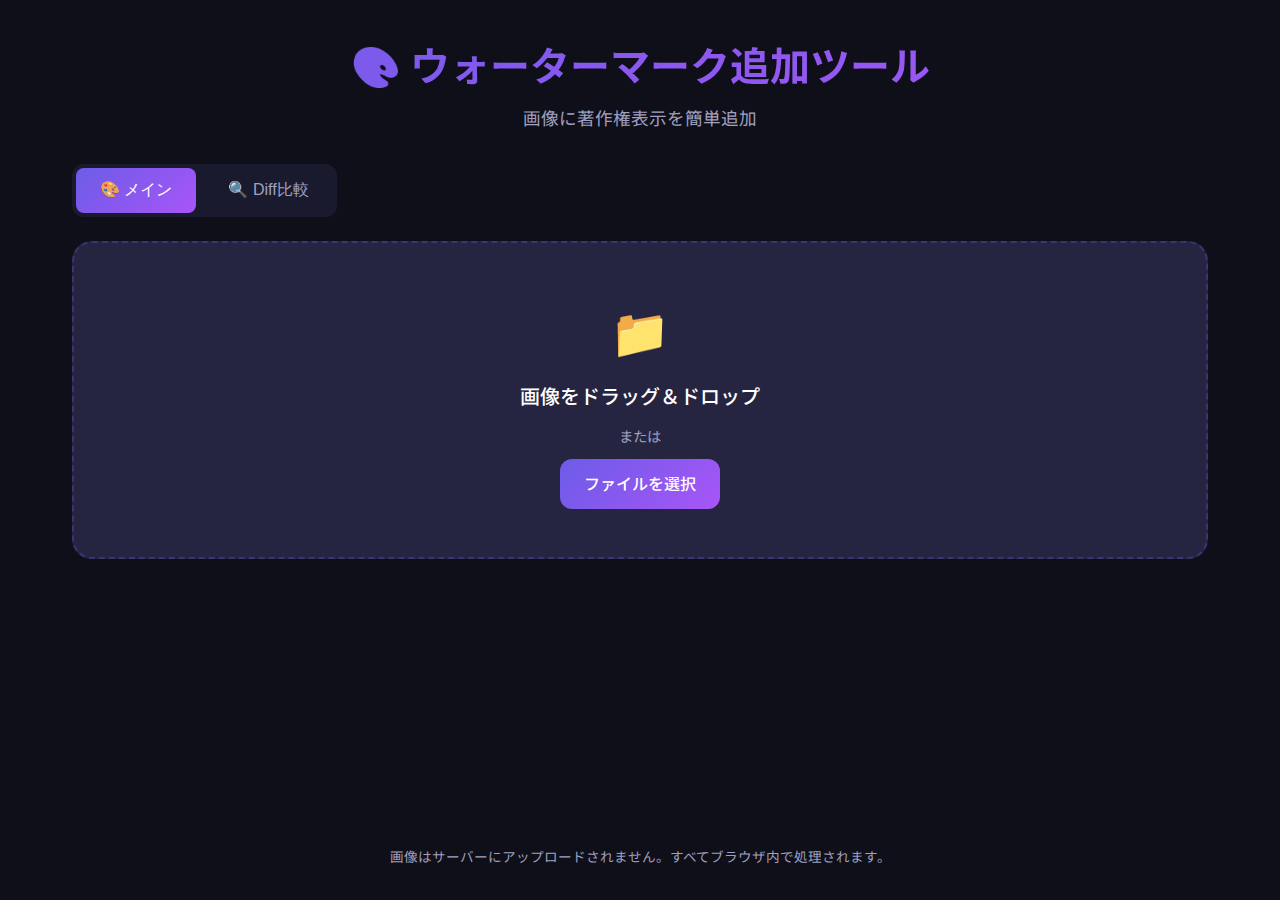
<file: index.html>
<!DOCTYPE html>
<html lang="ja">

<head>
    <meta charset="UTF-8">
    <meta name="viewport" content="width=device-width, initial-scale=1.0">
    <meta name="description" content="画像に透かしウォーターマークを追加するシンプルなWebツール">
    <title>ウォーターマーク追加ツール</title>
    <link rel="stylesheet" href="style.css">
    <link rel="preconnect" href="https://fonts.googleapis.com">
    <link rel="preconnect" href="https://fonts.gstatic.com" crossorigin>
    <link
        href="https://fonts.googleapis.com/css2?family=Dancing+Script:wght@400;700&family=Great+Vibes&family=Noto+Sans+JP:wght@400;500;700&family=Parisienne&family=Zen+Maru+Gothic:wght@400;500;700&display=swap"
        rel="stylesheet">
    <link rel="manifest" href="manifest.json">
    <link rel="apple-touch-icon" href="icon-192.png">
    <meta name="theme-color" content="#0f0f1a">
    <script>
        if ('serviceWorker' in navigator) {
            navigator.serviceWorker.register('service-worker.js')
                .then(() => console.log('Service Worker Registered'))
                .catch((err) => console.log('Service Worker Failed', err));
        }
    </script>
</head>

<body>
    <div class="app-container">
        <header class="header">
            <h1>🎨 ウォーターマーク追加ツール</h1>
            <p class="subtitle">画像に著作権表示を簡単追加</p>
        </header>

        <main class="main-content">
            <!-- タブナビゲーション -->
            <div class="tab-nav">
                <button class="tab-btn active" data-tab="main">🎨 メイン</button>
                <button class="tab-btn" data-tab="diff">🔍 Diff比較</button>
            </div>

            <!-- メインセクション -->
            <div id="mainSection" class="tab-section">
                <!-- ドロップエリア -->
                <div class="drop-zone" id="dropZone">
                    <div class="drop-zone-content">
                        <div class="drop-icon">📁</div>
                        <p class="drop-text">画像をドラッグ＆ドロップ</p>
                        <p class="drop-subtext">または</p>
                        <label class="file-select-btn">
                            ファイルを選択
                            <input type="file" id="fileInput" accept="image/*" hidden>
                        </label>
                    </div>
                </div>

                <!-- プレビューエリア -->
                <div class="preview-area" id="previewArea" style="display: none;">
                    <div class="preview-header">
                        <h2>プレビュー</h2>
                        <button class="reset-btn" id="resetBtn">🔄 別の画像を選択</button>
                    </div>
                    <div class="canvas-wrapper">
                        <canvas id="canvas"></canvas>
                    </div>
                </div>

                <!-- コントロールパネル -->
                <div class="control-panel" id="controlPanel" style="display: none;">
                    <h2>⚙️ 設定</h2>

                    <!-- プリセットボタン -->
                    <div class="preset-buttons">
                        <button class="preset-btn golden" id="applyGoldenPreset">🏆 黄金設定を適用</button>
                        <button class="preset-btn reset" id="resetToDefault">🔄 初期設定に戻す</button>
                    </div>

                    <div class="control-group">
                        <label>ウォーターマーク種類</label>
                        <div class="mode-options">
                            <button class="mode-btn active" data-mode="text">✏️ テキスト</button>
                            <button class="mode-btn" data-mode="image">🖼️ 画像</button>
                            <button class="mode-btn" data-mode="composite">✨ テキスト+画像</button>
                        </div>
                    </div>

                    <!-- 画像ウォーターマーク設定 -->
                    <div class="control-group image-watermark-section" id="imageWatermarkSection"
                        style="display: none;">
                        <label>透過画像をアップロード</label>
                        <label class="watermark-upload-btn">
                            📁 画像を選択
                            <input type="file" id="watermarkImageInput" accept="image/png" hidden>
                        </label>
                        <div id="watermarkImagePreview" class="watermark-image-preview"></div>

                        <!-- 画像専用スライダー -->
                        <div class="image-specific-controls">
                            <div class="control-group">
                                <label for="imgOpacity">透明度: <span id="imgOpacityValue">70</span>%</label>
                                <input type="range" id="imgOpacity" min="10" max="100" value="70">
                            </div>
                            <div class="control-group">
                                <label for="imgAngle">角度: <span id="imgAngleValue">-30</span>°</label>
                                <input type="range" id="imgAngle" min="-90" max="90" value="-30">
                            </div>
                            <div class="control-group">
                                <label for="imgSpacing">間隔: <span id="imgSpacingValue">150</span>px</label>
                                <input type="range" id="imgSpacing" min="50" max="300" value="150">
                            </div>
                            <div class="control-group">
                                <label for="imgJitter">ゆらぎ: <span id="imgJitterValue">0</span></label>
                                <input type="range" id="imgJitter" min="0" max="100" value="0">
                            </div>
                            <div class="control-group">
                                <label for="imgScale">サイズ: <span id="imgScaleValue">100</span>%</label>
                                <input type="range" id="imgScale" min="10" max="200" value="100">
                            </div>
                            <div class="control-group">
                                <label>合成モード（画像用）</label>
                                <div class="blend-options">
                                    <button class="img-blend-btn active" data-img-blend="source-over">通常</button>
                                    <button class="img-blend-btn" data-img-blend="overlay">馴染ませる</button>
                                    <button class="img-blend-btn" data-img-blend="multiply">暗くする</button>
                                    <button class="img-blend-btn" data-img-blend="screen">明るくする</button>
                                </div>
                            </div>
                        </div>
                    </div>

                    <!-- テキストウォーターマーク設定 -->
                    <div class="text-watermark-section" id="textWatermarkSection">
                        <div class="control-group">
                            <label for="watermarkText">ウォーターマークテキスト</label>
                            <input type="text" id="watermarkText" placeholder="例: © 2026 Your Name" value="© Sample">
                        </div>

                        <div class="control-group">
                            <label>フォント</label>
                            <div class="font-options">
                                <button class="font-btn active" data-font="normal">📝 標準</button>
                                <button class="font-btn" data-font="italic">✨ イタリック</button>
                                <button class="font-btn" data-font="cute">🎀 まる</button>
                            </div>
                            <div class="font-options" style="margin-top: 0.5rem;">
                                <button class="font-btn" data-font="great-vibes">✍️ 筆記体</button>
                                <button class="font-btn" data-font="dancing">💃 ダンス</button>
                                <button class="font-btn" data-font="parisienne">🇫🇷 パリジェンヌ</button>
                            </div>
                        </div>

                        <div class="control-group">
                            <label for="fontSize">フォントサイズ: <span id="fontSizeValue">24</span>px</label>
                            <input type="range" id="fontSize" min="12" max="72" value="24">
                        </div>

                        <div class="control-group">
                            <label>色</label>
                            <div class="color-options">
                                <button class="color-btn active" data-color="white">白</button>
                                <button class="color-btn" data-color="black">黒</button>
                                <button class="color-btn" data-color="auto">自動</button>
                                <button class="color-btn" data-color="gradient">🌈 虹色</button>
                            </div>
                        </div>

                        <div class="control-group">
                            <label>スタイル</label>
                            <div class="style-options">
                                <button class="style-btn active" data-style="normal">通常</button>
                                <button class="style-btn" data-style="outline">🔲 中抜き</button>
                                <button class="style-btn" data-style="halftone">ドット</button>
                                <button class="style-btn" data-style="analog">✏️ アナログ</button>
                            </div>
                            <div id="halftoneOptions" class="halftone-options" style="display: none;">
                                <label for="dotSize">ドットサイズ: <span id="dotSizeValue">3</span>px</label>
                                <input type="range" id="dotSize" min="1" max="8" value="3">
                            </div>
                        </div>
                    </div>

                    <!-- 共通設定 (どのモードでも表示) -->
                    <div id="commonControls">
                        <div class="control-group">
                            <label>合成モード（ブレンド）</label>
                            <div class="blend-options">
                                <button class="blend-btn active" data-blend="source-over">通常</button>
                                <button class="blend-btn" data-blend="overlay">馴染ませる</button>
                                <button class="blend-btn" data-blend="multiply">暗くする</button>
                                <button class="blend-btn" data-blend="screen">明るくする</button>
                            </div>
                        </div>

                        <div class="control-group">
                            <label for="opacity">透明度: <span id="opacityValue">30</span>%</label>
                            <input type="range" id="opacity" min="5" max="200" value="30">
                            <p class="slider-hint">100%超で重ね描き（より濃く）</p>
                        </div>

                        <div class="control-group">
                            <label for="angle">角度: <span id="angleValue">-30</span>°</label>
                            <input type="range" id="angle" min="-90" max="90" value="-30">
                        </div>

                        <div class="control-group">
                            <label>仕上げエフェクト</label>
                            <div class="effect-controls">
                                <div class="sub-control">
                                    <label>🔲 ビネット (四隅効果)</label>
                                    <div style="display: flex; gap: 0.5rem; margin-bottom: 0.5rem;">
                                        <button class="color-btn active" data-vignette-color="black"
                                            style="flex: 1; padding: 4px; font-size: 0.8rem;">⚫ 黒 (通常)</button>
                                        <button class="color-btn" data-vignette-color="white"
                                            style="flex: 1; padding: 4px; font-size: 0.8rem;">⚪ 白 (暗い画像用)</button>
                                    </div>
                                    <label for="vignette">濃さ: <span id="vignetteValue">0</span>%</label>
                                    <input type="range" id="vignette" min="0" max="150" value="0">

                                    <label for="vignetteSize" style="margin-top: 0.5rem;">広がり (エリア): <span
                                            id="vignetteSizeValue">50</span>%</label>
                                    <input type="range" id="vignetteSize" min="10" max="100" value="50">
                                </div>
                                <div class="sub-control">
                                    <label for="texture">📜 質感ノイズ: <span id="textureValue">0</span>%</label>
                                    <input type="range" id="texture" min="0" max="80" value="0">
                                </div>
                                <div class="sub-control">
                                    <label for="integration">🌫️ 文字のなじみ度: <span id="integrationValue">0</span>%</label>
                                    <input type="range" id="integration" min="0" max="100" value="0">
                                </div>
                            </div>
                        </div>

                        <div class="control-group">
                            <label for="jitter">🔀 ゆらぎ (Jitter): <span id="jitterValue">0</span>%</label>
                            <input type="range" id="jitter" min="0" max="100" value="0">
                        </div>

                        <div class="control-group">
                            <label for="spacing">間隔: <span id="spacingValue">150</span>px</label>
                            <input type="range" id="spacing" min="50" max="300" value="150">
                        </div>

                        <div class="control-group">
                            <label for="wmScale">ウォーターマークサイズ: <span id="wmScaleValue">100</span>%</label>
                            <input type="range" id="wmScale" min="10" max="200" value="100">
                        </div>

                        <div class="control-group protection-section">
                            <div class="protection-header">
                                <label class="protection-label">
                                    <input type="checkbox" id="noiseProtection">
                                    <span>🛡️ AIジャマー (除去を妨害)</span>
                                </label>
                                <div class="jammer-strength-control" id="jammerStrengthControl" style="display: none;">
                                    <label for="jammerStrength" style="font-size: 0.8rem;">強度: <span
                                            id="jammerStrengthValue">30</span></label>
                                    <input type="range" id="jammerStrength" min="10" max="100" value="30">
                                </div>
                            </div>
                            <p class="protection-desc">不規則な色ズレ（カオス攻撃）を埋め込みます。AIの予測を混乱させ、除去跡を汚くします。</p>
                        </div>

                        <!-- 三層ノイズ保護システム -->
                        <div class="control-group protection-section" id="threeLayerNoiseSection">
                            <div class="protection-header">
                                <label class="protection-label">
                                    <input type="checkbox" id="threeLayerNoise">
                                    <span>🛡️ 三層ノイズ保護 (AI除去耐性)</span>
                                </label>
                            </div>
                            <p class="protection-desc">低周波・中域・高周波の相関ノイズを埋め込み、除去しようとすると画像が破壊される構造を作ります。</p>

                            <div class="noise-controls" id="noiseControls" style="display: none;">
                                <div class="noise-slider-group">
                                    <label for="lowFreqNoise">🌊 低周波 (明暗うねり): <span
                                            id="lowFreqNoiseValue">30</span>%</label>
                                    <input type="range" id="lowFreqNoise" min="0" max="100" value="30">
                                    <p class="slider-hint">0=なし → 100=うねり強い</p>
                                </div>
                                <div class="noise-slider-group">
                                    <label for="midFreqAngle">〰️ 中域 角度: <span id="midFreqAngleValue">45</span>°</label>
                                    <input type="range" id="midFreqAngle" min="-90" max="90" value="45">
                                    <p class="slider-hint">テクスチャの傾き方向</p>
                                </div>
                                <div class="noise-slider-group">
                                    <label for="midFreqStrength">〰️ 中域 強度: <span
                                            id="midFreqStrengthValue">40</span>%</label>
                                    <input type="range" id="midFreqStrength" min="0" max="100" value="40">
                                    <p class="slider-hint">0=なし → 100=テクスチャ濃い</p>
                                </div>
                                <div class="noise-slider-group">
                                    <label for="highFreqNoise">✨ 高周波 (細かい粒子): <span
                                            id="highFreqNoiseValue">50</span>%</label>
                                    <input type="range" id="highFreqNoise" min="0" max="100" value="50">
                                    <p class="slider-hint">0=なし → 100=粒子たくさん</p>
                                </div>
                                <div class="noise-slider-group correlation-slider">
                                    <label for="noiseCorrelation">🔗 層間相関度: <span
                                            id="noiseCorrelationValue">70</span>%</label>
                                    <input type="range" id="noiseCorrelation" min="0" max="100" value="70">
                                    <p class="slider-hint">0=各層バラバラ → 100=強く連動（AI除去に強い）</p>
                                </div>
                            </div>
                        </div>

                        <div class="control-group protection-section">
                            <label class="protection-label">
                                <input type="checkbox" id="tamperDetection">
                                <span>🔍 改ざん検出モード</span>
                            </label>
                            <p class="protection-desc">出力画像に「検出用レイヤーを含む」表示を追加し、ファイル名に _detect を付与します。</p>
                        </div>

                        <!-- AI復元困難化フィルタ -->
                        <div class="control-group protection-section" id="irrecoverableFilterSection">
                            <div class="protection-header">
                                <label class="protection-label">
                                    <input type="checkbox" id="irrecoverableFilter">
                                    <span>🔮 AI復元困難化フィルタ (上級)</span>
                                </label>
                            </div>
                            <p class="protection-desc">4層構造の高度なノイズでAIによる復元を困難にします。消した部分を自然に埋め合わせできなくなります。</p>

                            <div class="noise-controls" id="irrecoverableControls" style="display: none;">
                                <div class="noise-slider-group">
                                    <label for="perlinNoise">🌊 低周波ゆらぎ (Perlin): <span
                                            id="perlinNoiseValue">20</span>%</label>
                                    <input type="range" id="perlinNoise" min="0" max="100" value="20">
                                    <p class="slider-hint">背景の微細な明暗うねり。AIの塗りつぶしを不自然にする</p>
                                </div>
                                <div class="noise-slider-group">
                                    <label for="blueNoise">✨ Blue Noise (高周波): <span
                                            id="blueNoiseValue">60</span>%</label>
                                    <input type="range" id="blueNoise" min="0" max="100" value="60">
                                    <p class="slider-hint">均一に見えて不規則な微粒子。質感の復元を阻害</p>
                                </div>
                                <div class="noise-slider-group">
                                    <label for="directionalNoise">〰️ 方向性ノイズ: <span
                                            id="directionalNoiseValue">40</span>%</label>
                                    <input type="range" id="directionalNoise" min="0" max="100" value="40">
                                    <p class="slider-hint">微細な筆跡・線。AIの方向認識を混乱させる</p>
                                </div>
                                <div class="noise-slider-group correlation-slider">
                                    <label for="correlationField">🔗 相関フィールド: <span
                                            id="correlationFieldValue">65</span>%</label>
                                    <input type="range" id="correlationField" min="0" max="100" value="65">
                                    <p class="slider-hint">ブロック間の統計的依存。一部消すと全体が歪む</p>
                                </div>
                            </div>
                        </div>

                        <!-- Bタイプ不可視フィルタ（スクショ専用） -->
                        <div class="control-group protection-section" id="btypeFilterSection">
                            <div class="protection-header">
                                <label class="protection-label">
                                    <input type="checkbox" id="btypeFilter">
                                    <span>🔤 Bタイプ（黒背景×白文字専用）</span>
                                </label>
                            </div>
                            <p class="protection-desc">完全不可視。見た目は100%そのままで、OCR・復元AIだけが読めなくなります。</p>

                            <div class="noise-controls" id="btypeControls" style="display: none;">
                                <div class="noise-slider-group">
                                    <label for="phaseShift">📐 輪郭位相ずらし: <span id="phaseShiftValue">50</span>%</label>
                                    <input type="range" id="phaseShift" min="0" max="100" value="50">
                                    <p class="slider-hint">文字エッジをサブピクセル単位でズラす。OCRが字形を誤認</p>
                                </div>
                                <div class="noise-slider-group">
                                    <label for="lumaMod">💡 白文字ゆらぎ: <span id="lumaModValue">50</span>%</label>
                                    <input type="range" id="lumaMod" min="0" max="100" value="50">
                                    <p class="slider-hint">白の中を微弱に揺らす。「均一な白」前提を崩す</p>
                                </div>
                                <div class="noise-slider-group">
                                    <label for="bgNoise">🌑 黒背景ノイズ: <span id="bgNoiseValue">50</span>%</label>
                                    <input type="range" id="bgNoise" min="0" max="100" value="50">
                                    <p class="slider-hint">黒の中に極微のノイズ。背景除去AIを混乱させる</p>
                                </div>
                                <div class="noise-slider-group correlation-slider">
                                    <label for="btypeCorrelation">🔗 タイル相関: <span
                                            id="btypeCorrelationValue">58</span>%</label>
                                    <input type="range" id="btypeCorrelation" min="0" max="100" value="58">
                                    <p class="slider-hint">8×8タイルで全層を連動。部分消去で全体破綻</p>
                                </div>
                            </div>
                        </div>

                        <button class="download-btn" id="downloadBtn">
                            💾 ダウンロード (PNG)
                        </button>
                    </div><!-- end commonControls -->
                </div><!-- end mainSection -->

                <!-- Diff比較セクション -->
                <div id="diffSection" class="tab-section" style="display: none;">
                    <div class="diff-container">
                        <h2>🔍 改ざん検出 (Diff比較)</h2>
                        <p class="diff-description">
                            透かし入りの原本と、加工後の画像を比較して差分を可視化します。
                        </p>

                        <div class="diff-inputs">
                            <div class="diff-input-group">
                                <label>📥 Before (透かし入り原本)</label>
                                <input type="file" id="beforeImage" accept="image/*">
                                <div id="beforePreview" class="diff-preview"></div>
                            </div>
                            <div class="diff-input-group">
                                <label>📥 After (加工後の画像)</label>
                                <input type="file" id="afterImage" accept="image/*">
                                <div id="afterPreview" class="diff-preview"></div>
                            </div>
                        </div>

                        <div class="diff-controls">
                            <div class="control-group">
                                <label for="gainSlider">🔆 増幅 (Gain): <span id="gainValue">4</span>x</label>
                                <input type="range" id="gainSlider" min="1" max="10" value="4">
                            </div>
                            <div class="control-group">
                                <label for="thresholdSlider">🎚️ 閾値 (Threshold): <span
                                        id="thresholdValue">10</span></label>
                                <input type="range" id="thresholdSlider" min="0" max="50" value="10">
                            </div>
                        </div>

                        <button class="generate-diff-btn" id="generateDiffBtn">🔍 差分を生成</button>

                        <div id="diffResult" class="diff-result" style="display: none;">
                            <h3>📊 差分結果</h3>
                            <p class="diff-hint">明るい部分ほど変更が大きい箇所です</p>
                            <canvas id="diffCanvas"></canvas>
                            <button id="downloadDiffBtn">💾 差分画像を保存</button>
                        </div>
                    </div>
                </div><!-- end diffSection -->
        </main>

        <footer class="footer">
            <p>画像はサーバーにアップロードされません。すべてブラウザ内で処理されます。</p>
        </footer>
    </div>

    <script src="app.js?v=60-rainbow-fix"></script>
</body>

</html>
</file>
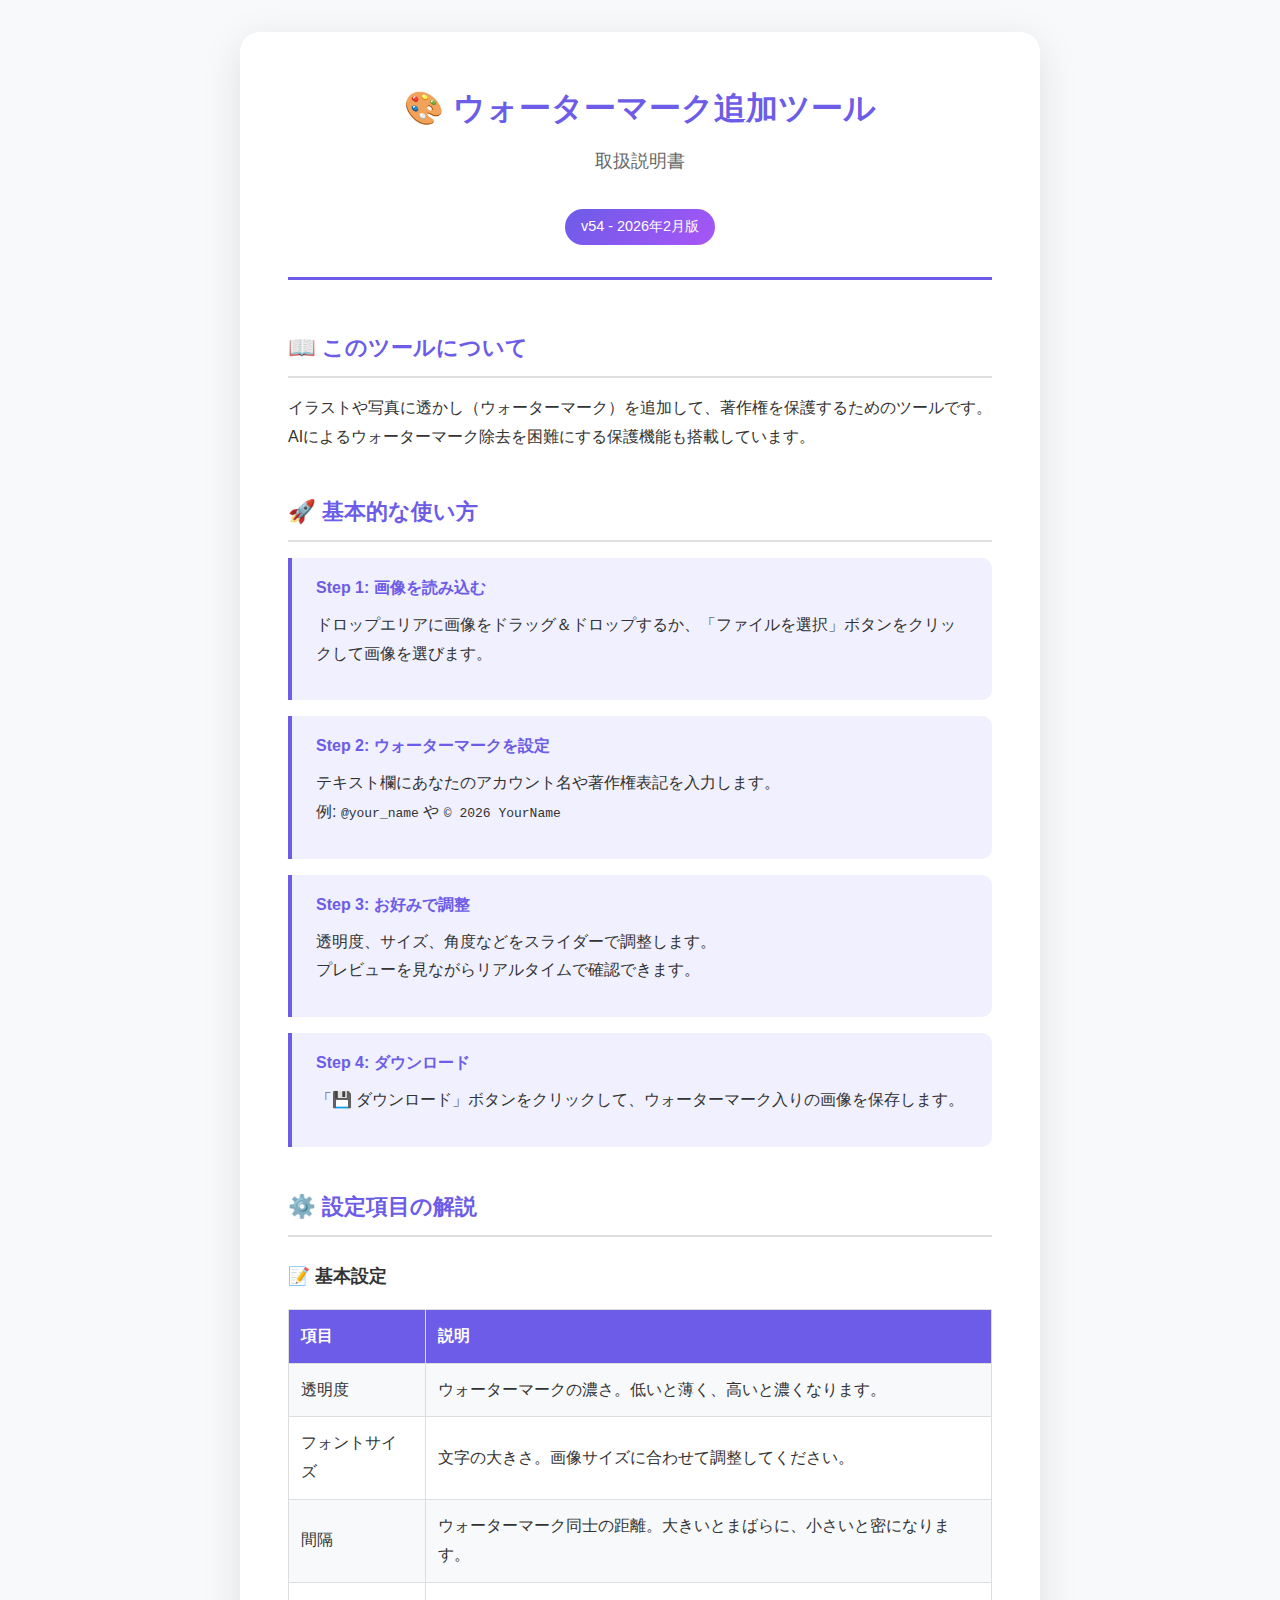
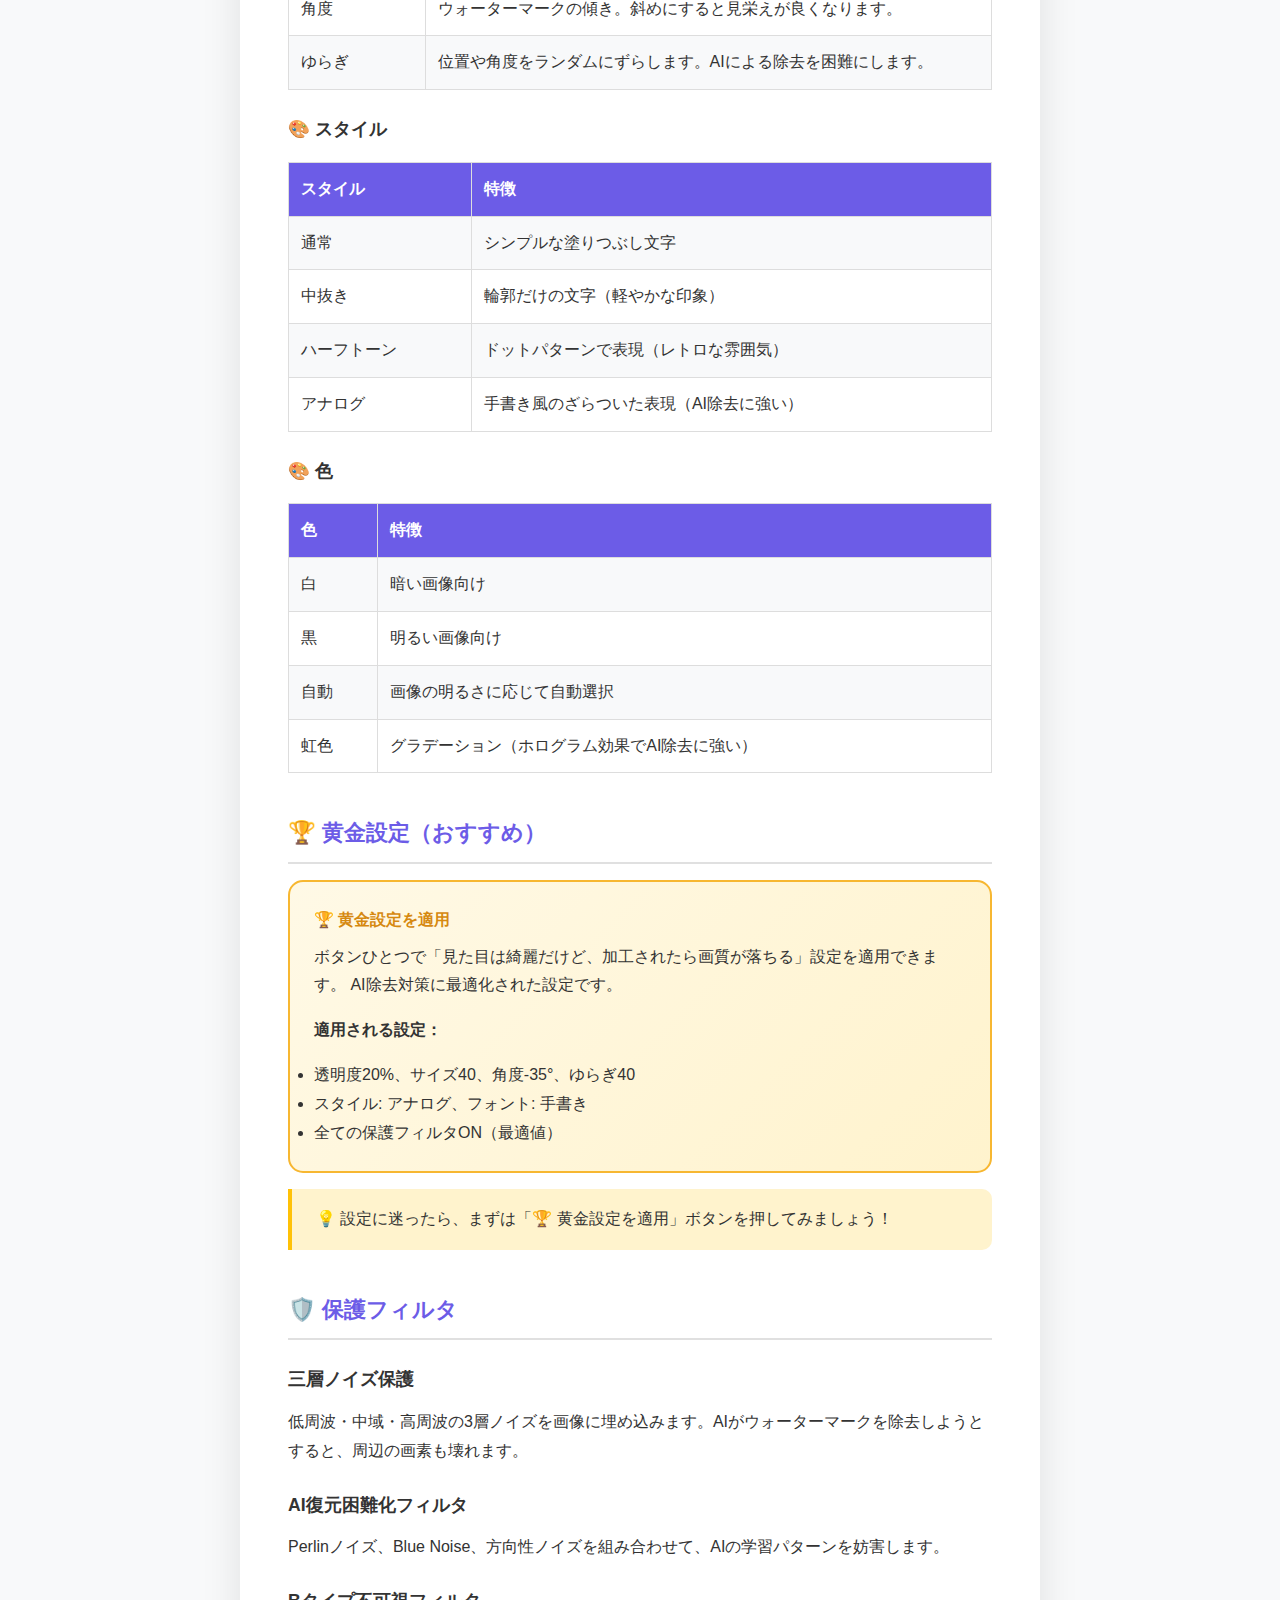
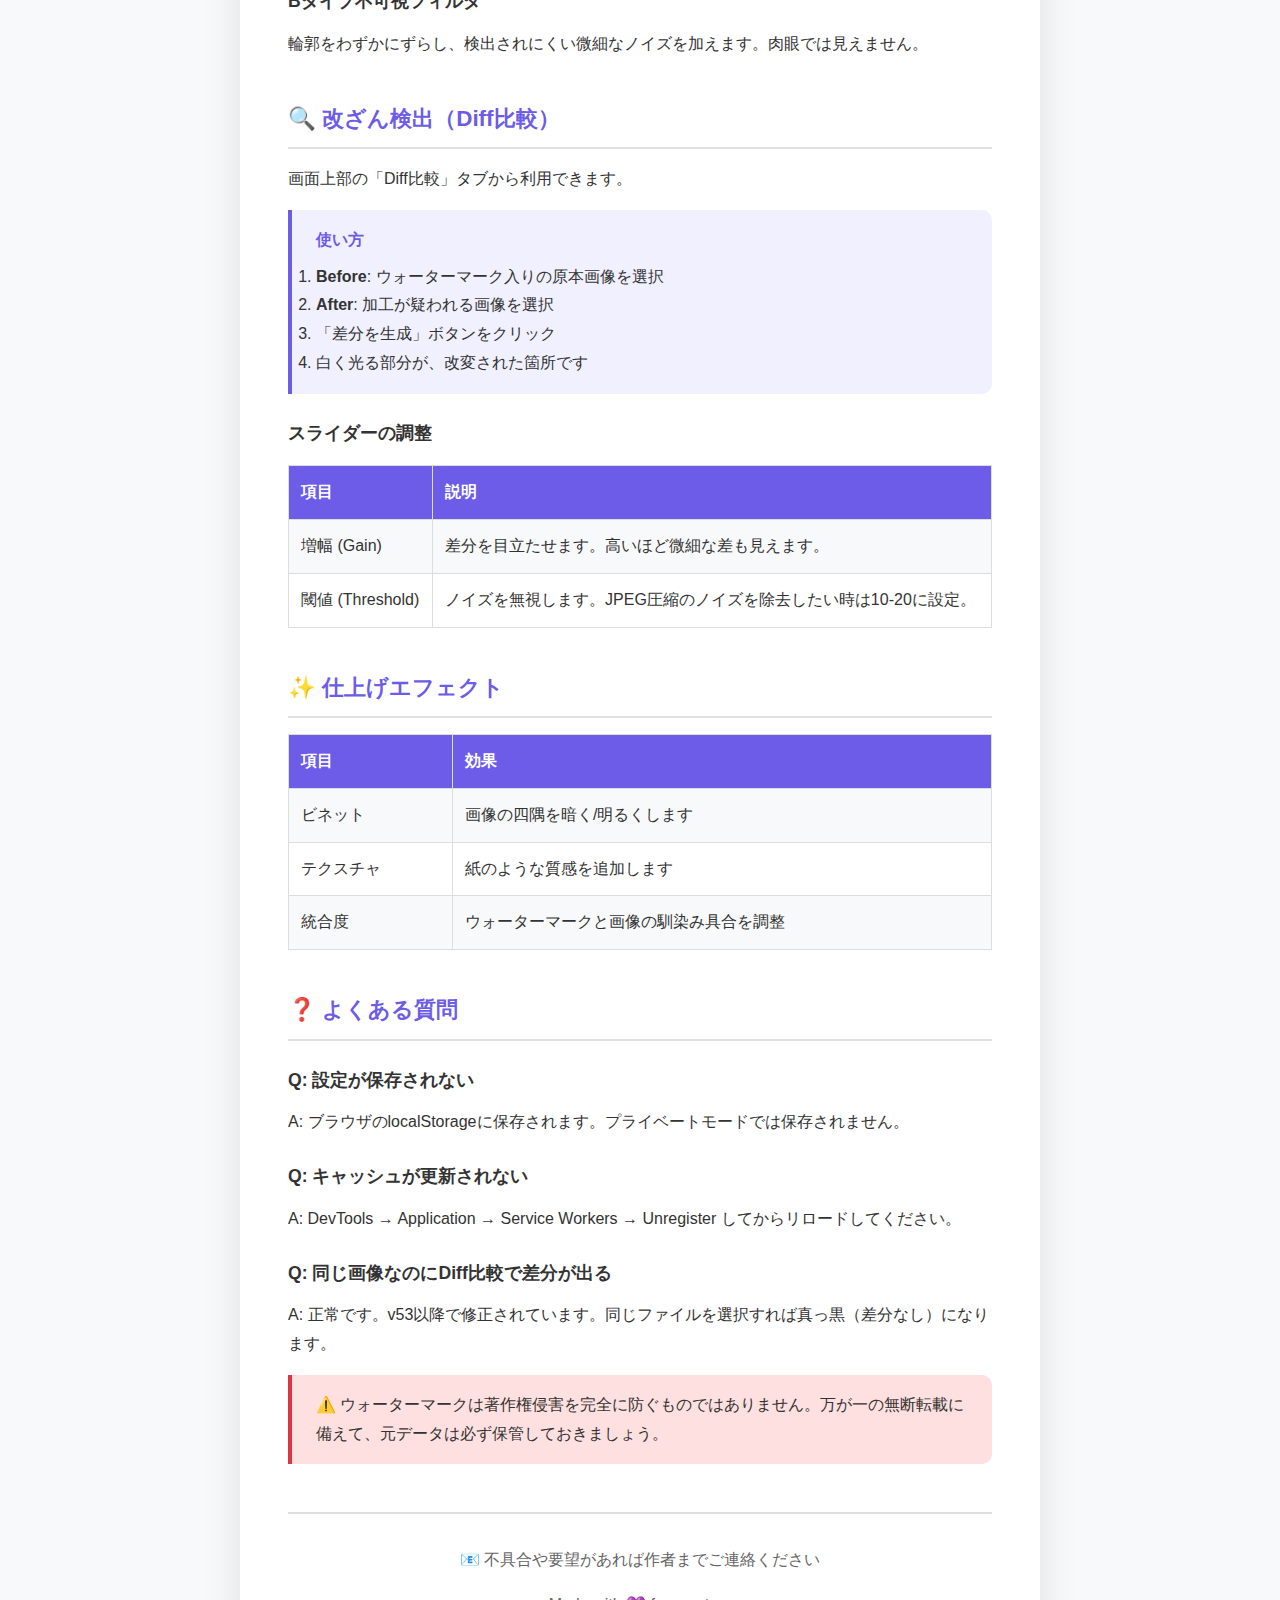
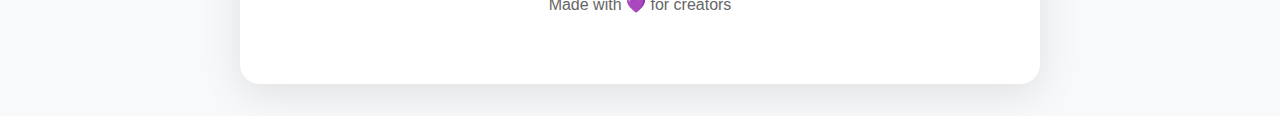
<file: manual.html>
<!DOCTYPE html>
<html lang="ja">

<head>
    <meta charset="UTF-8">
    <meta name="viewport" content="width=device-width, initial-scale=1.0">
    <title>ウォーターマーク追加ツール 取扱説明書</title>
    <style>
        @import url('https://fonts.googleapis.com/css2?family=Noto+Sans+JP:wght@400;500;700&display=swap');

        * {
            margin: 0;
            padding: 0;
            box-sizing: border-box;
        }

        body {
            font-family: 'Noto Sans JP', sans-serif;
            line-height: 1.8;
            color: #333;
            background: #f8f9fa;
            padding: 2rem;
        }

        .manual {
            max-width: 800px;
            margin: 0 auto;
            background: white;
            padding: 3rem;
            border-radius: 20px;
            box-shadow: 0 10px 40px rgba(0, 0, 0, 0.1);
        }

        .header {
            text-align: center;
            margin-bottom: 3rem;
            padding-bottom: 2rem;
            border-bottom: 3px solid #6c5ce7;
        }

        .header h1 {
            font-size: 2rem;
            color: #6c5ce7;
            margin-bottom: 0.5rem;
        }

        .header .subtitle {
            color: #666;
            font-size: 1.1rem;
        }

        .header .version {
            display: inline-block;
            background: linear-gradient(135deg, #6c5ce7, #a855f7);
            color: white;
            padding: 0.3rem 1rem;
            border-radius: 20px;
            font-size: 0.9rem;
            margin-top: 1rem;
        }

        h2 {
            color: #6c5ce7;
            font-size: 1.4rem;
            margin: 2.5rem 0 1rem;
            padding-bottom: 0.5rem;
            border-bottom: 2px solid #e0e0e0;
            display: flex;
            align-items: center;
            gap: 0.5rem;
        }

        h3 {
            color: #333;
            font-size: 1.1rem;
            margin: 1.5rem 0 0.75rem;
        }

        p {
            margin-bottom: 1rem;
        }

        .step-box {
            background: #f0f0ff;
            border-left: 4px solid #6c5ce7;
            padding: 1rem 1.5rem;
            margin: 1rem 0;
            border-radius: 0 10px 10px 0;
        }

        .step-box h4 {
            color: #6c5ce7;
            margin-bottom: 0.5rem;
        }

        .tip-box {
            background: #fff3cd;
            border-left: 4px solid #ffc107;
            padding: 1rem 1.5rem;
            margin: 1rem 0;
            border-radius: 0 10px 10px 0;
        }

        .tip-box::before {
            content: "💡 ";
        }

        .warning-box {
            background: #ffe0e0;
            border-left: 4px solid #dc3545;
            padding: 1rem 1.5rem;
            margin: 1rem 0;
            border-radius: 0 10px 10px 0;
        }

        .warning-box::before {
            content: "⚠️ ";
        }

        .golden-box {
            background: linear-gradient(135deg, #fff9e6 0%, #fff3cd 100%);
            border: 2px solid #f7b731;
            padding: 1.5rem;
            margin: 1rem 0;
            border-radius: 15px;
        }

        .golden-box h4 {
            color: #d68910;
            margin-bottom: 0.5rem;
        }

        table {
            width: 100%;
            border-collapse: collapse;
            margin: 1rem 0;
        }

        th,
        td {
            padding: 0.75rem;
            text-align: left;
            border: 1px solid #ddd;
        }

        th {
            background: #6c5ce7;
            color: white;
        }

        tr:nth-child(even) {
            background: #f8f9fa;
        }

        .emoji-list {
            list-style: none;
            padding-left: 0;
        }

        .emoji-list li {
            padding: 0.5rem 0;
            padding-left: 2rem;
            position: relative;
        }

        .emoji-list li::before {
            position: absolute;
            left: 0;
        }

        .footer {
            text-align: center;
            margin-top: 3rem;
            padding-top: 2rem;
            border-top: 2px solid #e0e0e0;
            color: #666;
        }

        /* 印刷用スタイル */
        @media print {
            body {
                background: white;
                padding: 0;
            }

            .manual {
                box-shadow: none;
                padding: 1rem;
            }

            .step-box,
            .tip-box,
            .warning-box,
            .golden-box {
                break-inside: avoid;
            }

            h2 {
                break-after: avoid;
            }
        }

        @page {
            margin: 1.5cm;
        }
    </style>
</head>

<body>
    <div class="manual">
        <div class="header">
            <h1>🎨 ウォーターマーク追加ツール</h1>
            <p class="subtitle">取扱説明書</p>
            <span class="version">v54 - 2026年2月版</span>
        </div>

        <h2>📖 このツールについて</h2>
        <p>
            イラストや写真に透かし（ウォーターマーク）を追加して、著作権を保護するためのツールです。
            AIによるウォーターマーク除去を困難にする保護機能も搭載しています。
        </p>

        <h2>🚀 基本的な使い方</h2>

        <div class="step-box">
            <h4>Step 1: 画像を読み込む</h4>
            <p>ドロップエリアに画像をドラッグ＆ドロップするか、「ファイルを選択」ボタンをクリックして画像を選びます。</p>
        </div>

        <div class="step-box">
            <h4>Step 2: ウォーターマークを設定</h4>
            <p>テキスト欄にあなたのアカウント名や著作権表記を入力します。<br>
                例: <code>@your_name</code> や <code>© 2026 YourName</code></p>
        </div>

        <div class="step-box">
            <h4>Step 3: お好みで調整</h4>
            <p>透明度、サイズ、角度などをスライダーで調整します。<br>
                プレビューを見ながらリアルタイムで確認できます。</p>
        </div>

        <div class="step-box">
            <h4>Step 4: ダウンロード</h4>
            <p>「💾 ダウンロード」ボタンをクリックして、ウォーターマーク入りの画像を保存します。</p>
        </div>

        <h2>⚙️ 設定項目の解説</h2>

        <h3>📝 基本設定</h3>
        <table>
            <tr>
                <th>項目</th>
                <th>説明</th>
            </tr>
            <tr>
                <td>透明度</td>
                <td>ウォーターマークの濃さ。低いと薄く、高いと濃くなります。</td>
            </tr>
            <tr>
                <td>フォントサイズ</td>
                <td>文字の大きさ。画像サイズに合わせて調整してください。</td>
            </tr>
            <tr>
                <td>間隔</td>
                <td>ウォーターマーク同士の距離。大きいとまばらに、小さいと密になります。</td>
            </tr>
            <tr>
                <td>角度</td>
                <td>ウォーターマークの傾き。斜めにすると見栄えが良くなります。</td>
            </tr>
            <tr>
                <td>ゆらぎ</td>
                <td>位置や角度をランダムにずらします。AIによる除去を困難にします。</td>
            </tr>
        </table>

        <h3>🎨 スタイル</h3>
        <table>
            <tr>
                <th>スタイル</th>
                <th>特徴</th>
            </tr>
            <tr>
                <td>通常</td>
                <td>シンプルな塗りつぶし文字</td>
            </tr>
            <tr>
                <td>中抜き</td>
                <td>輪郭だけの文字（軽やかな印象）</td>
            </tr>
            <tr>
                <td>ハーフトーン</td>
                <td>ドットパターンで表現（レトロな雰囲気）</td>
            </tr>
            <tr>
                <td>アナログ</td>
                <td>手書き風のざらついた表現（AI除去に強い）</td>
            </tr>
        </table>

        <h3>🎨 色</h3>
        <table>
            <tr>
                <th>色</th>
                <th>特徴</th>
            </tr>
            <tr>
                <td>白</td>
                <td>暗い画像向け</td>
            </tr>
            <tr>
                <td>黒</td>
                <td>明るい画像向け</td>
            </tr>
            <tr>
                <td>自動</td>
                <td>画像の明るさに応じて自動選択</td>
            </tr>
            <tr>
                <td>虹色</td>
                <td>グラデーション（ホログラム効果でAI除去に強い）</td>
            </tr>
        </table>

        <h2>🏆 黄金設定（おすすめ）</h2>

        <div class="golden-box">
            <h4>🏆 黄金設定を適用</h4>
            <p>
                ボタンひとつで「見た目は綺麗だけど、加工されたら画質が落ちる」設定を適用できます。
                AI除去対策に最適化された設定です。
            </p>
            <p><strong>適用される設定：</strong></p>
            <ul>
                <li>透明度20%、サイズ40、角度-35°、ゆらぎ40</li>
                <li>スタイル: アナログ、フォント: 手書き</li>
                <li>全ての保護フィルタON（最適値）</li>
            </ul>
        </div>

        <div class="tip-box">
            設定に迷ったら、まずは「🏆 黄金設定を適用」ボタンを押してみましょう！
        </div>

        <h2>🛡️ 保護フィルタ</h2>

        <h3>三層ノイズ保護</h3>
        <p>低周波・中域・高周波の3層ノイズを画像に埋め込みます。AIがウォーターマークを除去しようとすると、周辺の画素も壊れます。</p>

        <h3>AI復元困難化フィルタ</h3>
        <p>Perlinノイズ、Blue Noise、方向性ノイズを組み合わせて、AIの学習パターンを妨害します。</p>

        <h3>Bタイプ不可視フィルタ</h3>
        <p>輪郭をわずかにずらし、検出されにくい微細なノイズを加えます。肉眼では見えません。</p>

        <h2>🔍 改ざん検出（Diff比較）</h2>

        <p>画面上部の「Diff比較」タブから利用できます。</p>

        <div class="step-box">
            <h4>使い方</h4>
            <ol>
                <li><strong>Before</strong>: ウォーターマーク入りの原本画像を選択</li>
                <li><strong>After</strong>: 加工が疑われる画像を選択</li>
                <li>「差分を生成」ボタンをクリック</li>
                <li>白く光る部分が、改変された箇所です</li>
            </ol>
        </div>

        <h3>スライダーの調整</h3>
        <table>
            <tr>
                <th>項目</th>
                <th>説明</th>
            </tr>
            <tr>
                <td>増幅 (Gain)</td>
                <td>差分を目立たせます。高いほど微細な差も見えます。</td>
            </tr>
            <tr>
                <td>閾値 (Threshold)</td>
                <td>ノイズを無視します。JPEG圧縮のノイズを除去したい時は10-20に設定。</td>
            </tr>
        </table>

        <h2>✨ 仕上げエフェクト</h2>
        <table>
            <tr>
                <th>項目</th>
                <th>効果</th>
            </tr>
            <tr>
                <td>ビネット</td>
                <td>画像の四隅を暗く/明るくします</td>
            </tr>
            <tr>
                <td>テクスチャ</td>
                <td>紙のような質感を追加します</td>
            </tr>
            <tr>
                <td>統合度</td>
                <td>ウォーターマークと画像の馴染み具合を調整</td>
            </tr>
        </table>

        <h2>❓ よくある質問</h2>

        <h3>Q: 設定が保存されない</h3>
        <p>A: ブラウザのlocalStorageに保存されます。プライベートモードでは保存されません。</p>

        <h3>Q: キャッシュが更新されない</h3>
        <p>A: DevTools → Application → Service Workers → Unregister してからリロードしてください。</p>

        <h3>Q: 同じ画像なのにDiff比較で差分が出る</h3>
        <p>A: 正常です。v53以降で修正されています。同じファイルを選択すれば真っ黒（差分なし）になります。</p>

        <div class="warning-box">
            ウォーターマークは著作権侵害を完全に防ぐものではありません。万が一の無断転載に備えて、元データは必ず保管しておきましょう。
        </div>

        <div class="footer">
            <p>📧 不具合や要望があれば作者までご連絡ください</p>
            <p>Made with 💜 for creators</p>
        </div>
    </div>
</body>

</html>
</file>
<file: style.css>
/* =====================================================
   ウォーターマークツール スタイルシート
   ===================================================== */

:root {
    /* カラーパレット */
    --bg-primary: #0f0f1a;
    --bg-secondary: #1a1a2e;
    --bg-card: #252542;
    --accent-primary: #6c5ce7;
    --accent-secondary: #a855f7;
    --accent-gradient: linear-gradient(135deg, #6c5ce7 0%, #a855f7 100%);
    --text-primary: #ffffff;
    --text-secondary: #a0a0c0;
    --border-color: rgba(108, 92, 231, 0.3);
    --shadow-glow: 0 0 30px rgba(108, 92, 231, 0.3);

    /* サイズ */
    --radius-sm: 8px;
    --radius-md: 12px;
    --radius-lg: 20px;
}

* {
    margin: 0;
    padding: 0;
    box-sizing: border-box;
}

body {
    font-family: 'Noto Sans JP', sans-serif;
    background: var(--bg-primary);
    color: var(--text-primary);
    min-height: 100vh;
    line-height: 1.6;
}

/* アプリコンテナ */
.app-container {
    max-width: 1200px;
    margin: 0 auto;
    padding: 2rem;
    min-height: 100vh;
    display: flex;
    flex-direction: column;
}

/* ヘッダー */
.header {
    text-align: center;
    margin-bottom: 2rem;
}

.header h1 {
    font-size: 2.5rem;
    font-weight: 700;
    background: var(--accent-gradient);
    -webkit-background-clip: text;
    -webkit-text-fill-color: transparent;
    background-clip: text;
    margin-bottom: 0.5rem;
}

.subtitle {
    color: var(--text-secondary);
    font-size: 1.1rem;
}

/* メインコンテンツ */
.main-content {
    flex: 1;
    display: grid;
    gap: 2rem;
}

/* PC Media Query (Moved to end of file) */

/* =====================================================
   共通コンポーネント (Global)
   ===================================================== */
#canvas {
    /* 画像が大きすぎる場合は画面幅に収める */
    max-width: 100%;
    height: auto;
    box-shadow: 0 5px 30px rgba(0, 0, 0, 0.5);
}

/* ドロップゾーン */
.drop-zone {
    background: var(--bg-card);
    border: 2px dashed var(--border-color);
    border-radius: var(--radius-lg);
    padding: 3rem 2rem;
    text-align: center;
    transition: all 0.3s ease;
    cursor: pointer;
}

.drop-zone:hover,
.drop-zone.drag-over {
    border-color: var(--accent-primary);
    background: rgba(108, 92, 231, 0.1);
    box-shadow: var(--shadow-glow);
}

.drop-zone-content {
    display: flex;
    flex-direction: column;
    align-items: center;
    gap: 0.75rem;
}

.drop-icon {
    font-size: 3rem;
    animation: float 3s ease-in-out infinite;
}

@keyframes float {

    0%,
    100% {
        transform: translateY(0);
    }

    50% {
        transform: translateY(-10px);
    }
}

.drop-text {
    font-size: 1.25rem;
    font-weight: 500;
}

.drop-subtext {
    color: var(--text-secondary);
    font-size: 0.9rem;
}

.file-select-btn {
    display: inline-block;
    padding: 0.75rem 1.5rem;
    background: var(--accent-gradient);
    color: white;
    border-radius: var(--radius-md);
    font-weight: 500;
    cursor: pointer;
    transition: transform 0.2s, box-shadow 0.2s;
}

.file-select-btn:hover {
    transform: translateY(-2px);
    box-shadow: 0 5px 20px rgba(108, 92, 231, 0.4);
}

/* プレビューエリア */
.preview-area {
    background: var(--bg-card);
    border-radius: var(--radius-lg);
    padding: 1.5rem;
}

.preview-header {
    display: flex;
    justify-content: space-between;
    align-items: center;
    margin-bottom: 1rem;
}

.preview-header h2 {
    font-size: 1.25rem;
    font-weight: 500;
}

.reset-btn {
    background: transparent;
    border: 1px solid var(--border-color);
    color: var(--text-secondary);
    padding: 0.5rem 1rem;
    border-radius: var(--radius-sm);
    cursor: pointer;
    font-size: 0.9rem;
    transition: all 0.2s;
}

.reset-btn:hover {
    background: rgba(108, 92, 231, 0.2);
    border-color: var(--accent-primary);
    color: var(--text-primary);
}

.canvas-wrapper {
    display: flex;
    justify-content: center;
    align-items: center;
    background: #0a0a12;
    border-radius: var(--radius-md);
    padding: 1rem;
    overflow: hidden;
}

#canvas {
    max-width: 100%;
    max-height: 60vh;
    border-radius: var(--radius-sm);
    box-shadow: 0 10px 40px rgba(0, 0, 0, 0.5);
}

/* コントロールパネル */
.control-panel {
    background: var(--bg-card);
    border-radius: var(--radius-lg);
    padding: 1.5rem;
    height: fit-content;
    position: sticky;
    top: 2rem;
}

.control-panel h2 {
    font-size: 1.25rem;
    font-weight: 500;
    margin-bottom: 1.5rem;
}

.control-group {
    margin-bottom: 1.5rem;
}

.control-group label {
    display: block;
    font-size: 0.9rem;
    color: var(--text-secondary);
    margin-bottom: 0.5rem;
}

.control-group input[type="text"] {
    width: 100%;
    padding: 0.75rem 1rem;
    background: var(--bg-secondary);
    border: 1px solid var(--border-color);
    border-radius: var(--radius-sm);
    color: var(--text-primary);
    font-size: 1rem;
    transition: border-color 0.2s;
}

.control-group input[type="text"]:focus {
    outline: none;
    border-color: var(--accent-primary);
}

.control-group input[type="text"]::placeholder {
    color: var(--text-secondary);
    opacity: 0.6;
}

/* レンジスライダー */
input[type="range"] {
    width: 100%;
    height: 8px;
    background: var(--bg-secondary);
    border-radius: 4px;
    appearance: none;
    cursor: pointer;
}

input[type="range"]::-webkit-slider-thumb {
    appearance: none;
    width: 20px;
    height: 20px;
    background: var(--accent-gradient);
    border-radius: 50%;
    cursor: pointer;
    box-shadow: 0 2px 10px rgba(108, 92, 231, 0.4);
    transition: transform 0.2s;
}

input[type="range"]::-webkit-slider-thumb:hover {
    transform: scale(1.1);
}

/* カラーオプション */
.color-options {
    display: flex;
    gap: 0.5rem;
}

.color-btn {
    flex: 1;
    padding: 0.5rem;
    background: var(--bg-secondary);
    border: 1px solid var(--border-color);
    border-radius: var(--radius-sm);
    color: var(--text-primary);
    font-size: 0.85rem;
    cursor: pointer;
    transition: all 0.2s;
}

.color-btn:hover {
    background: rgba(108, 92, 231, 0.2);
}

.color-btn.active {
    background: var(--accent-gradient);
    border-color: transparent;
}

/* スタイルオプション */
.style-options {
    display: flex;
    gap: 0.5rem;
}

.style-btn {
    flex: 1;
    padding: 0.5rem;
    background: var(--bg-secondary);
    border: 1px solid var(--border-color);
    border-radius: var(--radius-sm);
    color: var(--text-primary);
    font-size: 0.85rem;
    cursor: pointer;
    transition: all 0.2s;
}

.style-btn:hover {
    background: rgba(108, 92, 231, 0.2);
}

.style-btn.active {
    background: var(--accent-gradient);
    border-color: transparent;
}

.halftone-options {
    padding: 0.75rem;
    background: rgba(108, 92, 231, 0.1);
    border-radius: var(--radius-sm);
    border: 1px solid var(--border-color);
}

/* フォントオプション */
.font-options {
    display: flex;
    gap: 0.5rem;
}

.font-btn {
    flex: 1;
    padding: 0.5rem 0.25rem;
    background: var(--bg-secondary);
    border: 1px solid var(--border-color);
    border-radius: var(--radius-sm);
    color: var(--text-primary);
    font-size: 0.8rem;
    cursor: pointer;
    transition: all 0.2s;
}

.font-btn:hover {
    background: rgba(108, 92, 231, 0.2);
}

.font-btn.active {
    background: var(--accent-gradient);
    border-color: transparent;
}

/* モードオプション */
.mode-options {
    display: flex;
    gap: 0.5rem;
}

.mode-btn {
    flex: 1;
    padding: 0.75rem 0.5rem;
    background: var(--bg-secondary);
    border: 1px solid var(--border-color);
    border-radius: var(--radius-sm);
    color: var(--text-primary);
    font-size: 0.9rem;
    font-weight: 500;
    cursor: pointer;
    transition: all 0.2s;
}

.mode-btn.active {
    background: var(--accent-gradient);
    border-color: transparent;
}

/* ブレンドオプション */
.blend-options {
    display: flex;
    gap: 0.5rem;
    flex-wrap: wrap;
}

.blend-btn {
    flex: 1;
    min-width: 45%;
    padding: 0.5rem 0.25rem;
    background: var(--bg-secondary);
    border: 1px solid var(--border-color);
    border-radius: var(--radius-sm);
    color: var(--text-primary);
    font-size: 0.8rem;
    cursor: pointer;
    transition: all 0.2s;
}

.blend-btn:hover {
    background: rgba(108, 92, 231, 0.2);
}

.blend-btn.active {
    background: var(--accent-gradient);
    border-color: transparent;
}

/* 画像専用合成モードボタン */
.img-blend-btn {
    flex: 1;
    min-width: 45%;
    padding: 0.5rem 0.25rem;
    background: var(--bg-secondary);
    border: 1px solid var(--border-color);
    border-radius: var(--radius-sm);
    color: var(--text-primary);
    font-size: 0.8rem;
    cursor: pointer;
    transition: all 0.2s;
}

.img-blend-btn:hover {
    background: rgba(108, 92, 231, 0.2);
}

.img-blend-btn.active {
    background: var(--accent-gradient);
    border-color: transparent;
}

/* 仕上げエフェクトコントロール */
.effect-controls {
    display: flex;
    flex-direction: column;
    gap: 0.75rem;
    padding: 0.5rem;
    background: var(--bg-secondary);
    border-radius: var(--radius-sm);
    border: 1px solid var(--border-color);
}

.sub-control {
    display: flex;
    flex-direction: column;
    gap: 0.25rem;
}

.sub-control label {
    font-size: 0.85rem;
    color: var(--text-secondary);
}

/* 画像ウォーターマークセクション */
.image-watermark-section {
    padding: 1rem;
    background: rgba(108, 92, 231, 0.1);
    border-radius: var(--radius-sm);
    border: 1px solid var(--border-color);
}

.watermark-upload-btn {
    display: block;
    width: 100%;
    padding: 1rem;
    background: var(--bg-secondary);
    border: 2px dashed var(--border-color);
    border-radius: var(--radius-sm);
    color: var(--text-primary);
    font-size: 0.9rem;
    text-align: center;
    cursor: pointer;
    transition: all 0.2s;
    margin-top: 0.5rem;
}

.watermark-upload-btn:hover {
    background: rgba(108, 92, 231, 0.2);
    border-color: var(--accent-primary);
}

.watermark-image-preview {
    margin-top: 0.75rem;
    text-align: center;
}

.watermark-image-preview img {
    max-width: 100%;
    max-height: 100px;
    border-radius: var(--radius-sm);
    background: repeating-conic-gradient(#333 0% 25%, #555 0% 50%) 50% / 10px 10px;
}

.watermark-image-preview .preview-label {
    display: block;
    font-size: 0.8rem;
    color: var(--text-secondary);
    margin-top: 0.5rem;
}

/* テキストウォーターマークセクション */
.text-watermark-section {
    margin-top: 0.5rem;
}

/* ノイズ保護セクション */
.protection-section {
    padding: 1rem;
    background: rgba(46, 204, 113, 0.1);
    border: 1px solid rgba(46, 204, 113, 0.3);
    border-radius: var(--radius-sm);
    margin-top: 2rem;
}

.protection-label {
    display: flex;
    align-items: center;
    gap: 0.75rem;
    font-weight: 700;
    color: #2ecc71;
    cursor: pointer;
    margin-bottom: 0.5rem;
}

.protection-label input[type="checkbox"] {
    width: 20px;
    height: 20px;
    accent-color: #2ecc71;
    cursor: pointer;
}

.protection-desc {
    font-size: 0.8rem;
    color: var(--text-secondary);
    margin-left: 2rem;
    line-height: 1.4;
}

/* ダウンロードボタン */
.download-btn {
    width: 100%;
    padding: 1rem;
    background: var(--accent-gradient);
    border: none;
    border-radius: var(--radius-md);
    color: white;
    font-size: 1.1rem;
    font-weight: 600;
    cursor: pointer;
    transition: transform 0.2s, box-shadow 0.2s;
}

.download-btn:hover {
    transform: translateY(-2px);
    box-shadow: 0 8px 25px rgba(108, 92, 231, 0.5);
}

.download-btn:active {
    transform: translateY(0);
}

/* フッター */
.footer {
    text-align: center;
    padding: 2rem 0 0;
    color: var(--text-secondary);
    font-size: 0.85rem;
}

/* レスポンシブ */
@media (max-width: 600px) {
    .app-container {
        padding: 1rem;
    }

    .header h1 {
        font-size: 1.75rem;
    }

    .drop-zone {
        padding: 2rem 1rem;
    }

    .drop-icon {
        font-size: 2.5rem;
    }

    /* モバイルではstickyを解除して自然なスクロールにする */
    .control-panel {
        position: static;
        padding: 1rem;
    }
}

/* =====================================================
   タブナビゲーション & Diff比較セクション
   ===================================================== */

.tab-nav {
    display: flex;
    gap: 0.5rem;
    margin-bottom: 1.5rem;
    padding: 0.25rem;
    background: var(--bg-secondary);
    border-radius: var(--radius-md);
    width: fit-content;
}

.tab-btn {
    padding: 0.75rem 1.5rem;
    border: none;
    background: transparent;
    color: var(--text-secondary);
    font-size: 1rem;
    font-weight: 500;
    cursor: pointer;
    border-radius: var(--radius-sm);
    transition: all 0.2s ease;
}

.tab-btn:hover {
    color: var(--text-primary);
    background: rgba(108, 92, 231, 0.2);
}

.tab-btn.active {
    background: var(--accent-gradient);
    color: white;
}

.tab-section {
    width: 100%;
}

/* Diff Container */
.diff-container {
    background: var(--bg-card);
    border-radius: var(--radius-lg);
    padding: 2rem;
    border: 1px solid var(--border-color);
}

.diff-container h2 {
    margin-bottom: 0.5rem;
    font-size: 1.5rem;
}

.diff-description {
    color: var(--text-secondary);
    margin-bottom: 1.5rem;
    font-size: 0.9rem;
}

/* Diff Inputs */
.diff-inputs {
    display: grid;
    grid-template-columns: 1fr 1fr;
    gap: 1.5rem;
    margin-bottom: 1.5rem;
}

@media (max-width: 600px) {
    .diff-inputs {
        grid-template-columns: 1fr;
    }
}

.diff-input-group {
    display: flex;
    flex-direction: column;
    gap: 0.5rem;
}

.diff-input-group label {
    font-weight: 500;
    color: var(--text-primary);
}

.diff-input-group input[type="file"] {
    padding: 0.75rem;
    background: var(--bg-secondary);
    border: 2px dashed var(--border-color);
    border-radius: var(--radius-sm);
    color: var(--text-primary);
    cursor: pointer;
}

.diff-input-group input[type="file"]:hover {
    border-color: var(--accent-primary);
}

.diff-preview {
    width: 100%;
    min-height: 120px;
    background: var(--bg-secondary);
    border-radius: var(--radius-sm);
    display: flex;
    align-items: center;
    justify-content: center;
    overflow: hidden;
}

.diff-preview img {
    max-width: 100%;
    max-height: 200px;
    object-fit: contain;
}

/* Diff Controls */
.diff-controls {
    display: grid;
    grid-template-columns: 1fr 1fr;
    gap: 1rem;
    margin-bottom: 1.5rem;
}

@media (max-width: 600px) {
    .diff-controls {
        grid-template-columns: 1fr;
    }
}

/* Generate Button */
.generate-diff-btn {
    width: 100%;
    padding: 1rem;
    background: var(--accent-gradient);
    border: none;
    border-radius: var(--radius-md);
    color: white;
    font-size: 1.1rem;
    font-weight: 600;
    cursor: pointer;
    transition: transform 0.2s, box-shadow 0.2s;
}

.generate-diff-btn:hover {
    transform: translateY(-2px);
    box-shadow: 0 8px 25px rgba(108, 92, 231, 0.4);
}

.generate-diff-btn:disabled {
    opacity: 0.5;
    cursor: not-allowed;
    transform: none;
}

/* Diff Result */
.diff-result {
    margin-top: 2rem;
    text-align: center;
}

.diff-result h3 {
    margin-bottom: 0.5rem;
}

.diff-hint {
    color: var(--text-secondary);
    font-size: 0.85rem;
    margin-bottom: 1rem;
}

#diffCanvas {
    max-width: 100%;
    border: 1px solid var(--border-color);
    border-radius: var(--radius-sm);
    margin-bottom: 1rem;
}

.diff-result .download-btn {
    margin-top: 1rem;
}

/* =====================================================
   PC向けレイアウト上書き (Media Query)
   ※ Globalスタイルを上書きするためファイルの最後に配置
   ===================================================== */
@media (min-width: 900px) {

    /* メインセクション内でグリッドを組む */
    #mainSection {
        display: grid;
        grid-template-columns: 1fr 340px;
        /* 左：可変、右：固定幅 */
        gap: 2rem;
        align-items: start;
    }

    /* =====================================================
   三層ノイズ保護スタイル
   ===================================================== */
    .noise-controls {
        margin-top: 1rem;
        padding: 1rem;
        background: rgba(108, 92, 231, 0.1);
        border-radius: var(--radius-sm);
        border: 1px solid var(--border-color);
    }

    .noise-slider-group {
        margin-bottom: 0.8rem;
    }

    .noise-slider-group:last-child {
        margin-bottom: 0;
    }

    .noise-slider-group label {
        display: block;
        font-size: 0.85rem;
        margin-bottom: 0.3rem;
        color: var(--text-secondary);
    }

    .noise-slider-group input[type="range"] {
        width: 100%;
    }

    .correlation-slider {
        margin-top: 1rem;
        padding-top: 1rem;
        border-top: 1px dashed var(--border-color);
    }

    .slider-hint {
        font-size: 0.7rem;
        color: var(--text-secondary);
        opacity: 0.7;
        margin-top: 0.3rem;
        font-style: italic;
    }

    /* .main-content 自体のGridは解除 */
    .main-content {
        display: block;
    }

    .drop-zone {
        grid-column: 1 / -1;
        /* ドロップゾーンは横いっぱいに */
    }

    .preview-area {
        grid-column: 1;
        /* 行指定なしで自然なフロー */
    }

    .canvas-wrapper {
        min-height: 400px;
        /* ある程度の高さを確保 */
    }

    .control-panel {
        grid-column: 2;
        /* 右カラム */

        /* 追従設定 (Sticky) */
        position: sticky;
        top: 2rem;
        z-index: 10;

        max-height: calc(100vh - 4rem);
        overflow-y: auto;

        scrollbar-width: thin;
        scrollbar-color: var(--accent-primary) var(--bg-secondary);
        padding-right: 0.5rem;
    }

    /* パネル内スクロールバーのデザイン */
    .control-panel::-webkit-scrollbar {
        width: 6px;
    }

    .control-panel::-webkit-scrollbar-track {
        background: var(--bg-secondary);
        border-radius: 3px;
    }

    .control-panel::-webkit-scrollbar-thumb {
        background-color: var(--accent-primary);
        border-radius: 3px;
    }
}

/* =====================================================
   Diff比較セクション
   ===================================================== */

.diff-container {
    background: var(--bg-card);
    border-radius: var(--radius-lg);
    padding: 2rem;
    border: 1px solid var(--border-color);
    max-width: 800px;
    margin: 0 auto;
}

/* タブセクションの表示制御（diffSectionのみ - mainSectionはメディアクエリで制御） */
#diffSection {
    display: none;
    /* 強制的に画面の上に表示 */
    position: fixed !important;
    top: 100px !important;
    left: 50px !important;
    right: 50px !important;
    bottom: 50px !important;
    z-index: 99999 !important;
    overflow: auto !important;
    /* 極端なコントラスト */
    background-color: white !important;
    border: 10px solid red !important;
    padding: 20px !important;
}

/* 全ての子要素も強制的に黒文字 */
#diffSection * {
    color: black !important;
    visibility: visible !important;
    opacity: 1 !important;
}

.diff-container h2 {
    color: #ffffff !important;
    margin-bottom: 0.5rem;
    font-size: 1.5rem;
}

/* 全てのdiff-container内要素に色を強制 */
.diff-container,
.diff-container * {
    color: #ffffff;
}

.diff-description {
    color: var(--text-secondary);
    margin-bottom: 1.5rem;
}

.diff-inputs {
    display: grid;
    grid-template-columns: 1fr 1fr;
    gap: 1rem;
    margin-bottom: 1.5rem;
}

@media (max-width: 600px) {
    .diff-inputs {
        grid-template-columns: 1fr;
    }
}

.diff-input-group {
    background: var(--bg-secondary);
    padding: 1rem;
    border-radius: var(--radius-md);
}

.diff-input-group label {
    display: block;
    margin-bottom: 0.5rem;
    font-weight: 500;
}

.diff-input-group input[type="file"] {
    width: 100%;
    padding: 0.5rem;
    background: var(--bg-primary);
    border: 1px solid var(--border-color);
    border-radius: var(--radius-sm);
    color: var(--text-primary);
}

.diff-preview {
    margin-top: 0.5rem;
    min-height: 100px;
    background: var(--bg-primary);
    border-radius: var(--radius-sm);
    display: flex;
    align-items: center;
    justify-content: center;
    overflow: hidden;
}

.diff-preview img {
    max-width: 100%;
    max-height: 150px;
    object-fit: contain;
}

.diff-controls {
    display: flex;
    gap: 1rem;
    margin-bottom: 1.5rem;
    flex-wrap: wrap;
}

.diff-controls .control-group {
    flex: 1;
    min-width: 200px;
}

.generate-diff-btn {
    width: 100%;
    padding: 1rem;
    background: var(--accent-gradient);
    border: none;
    border-radius: var(--radius-md);
    color: white;
    font-size: 1rem;
    font-weight: 600;
    cursor: pointer;
    transition: all 0.3s ease;
}

.generate-diff-btn:hover {
    transform: translateY(-2px);
    box-shadow: var(--shadow-glow);
}

.diff-result {
    margin-top: 1.5rem;
    padding: 1rem;
    background: var(--bg-secondary);
    border-radius: var(--radius-md);
    text-align: center;
}

.diff-result h3 {
    margin-bottom: 0.5rem;
}

.diff-hint {
    color: var(--text-secondary);
    font-size: 0.9rem;
    margin-bottom: 1rem;
}

.diff-result canvas {
    max-width: 100%;
    border-radius: var(--radius-sm);
    margin-bottom: 1rem;
}

#downloadDiffBtn {
    padding: 0.75rem 1.5rem;
    background: var(--accent-gradient);
    border: none;
    border-radius: var(--radius-md);
    color: white;
    font-weight: 500;
    cursor: pointer;
    transition: all 0.3s ease;
}

#downloadDiffBtn:hover {
    transform: translateY(-2px);
    box-shadow: var(--shadow-glow);
}
</file>
